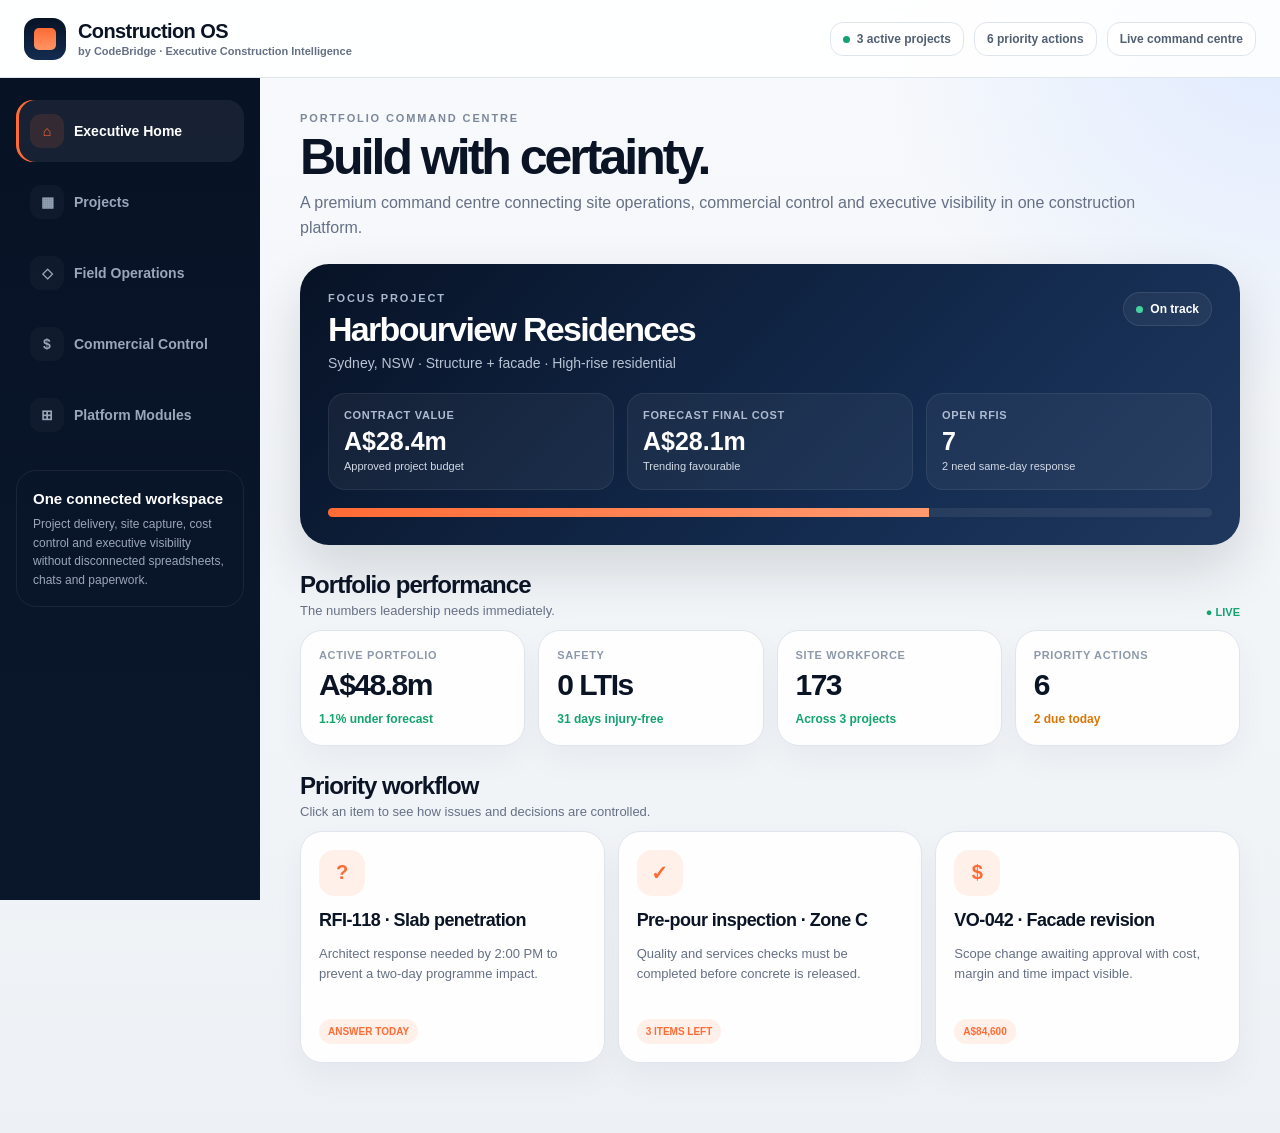
<file: construction-os-premium/index.html>
<!doctype html><html><head><meta charset="utf-8"><meta name="viewport" content="width=device-width,initial-scale=1,viewport-fit=cover"><meta name="theme-color" content="#071225"><title>Construction OS — CodeBridge</title><style>:root{--n:#071225;--n2:#112744;--o:#ff6b35;--b:#eef2f6;--w:#fff;--m:#667085;--l:#dfe5ec;--g:#13a36f;--a:#d97706}*{box-sizing:border-box}html,body{margin:0;min-height:100%;font-family:Inter,-apple-system,BlinkMacSystemFont,"Segoe UI",sans-serif;color:#0b1425;background:radial-gradient(circle at 100% 0,#dfeaff 0,transparent 24%),linear-gradient(#f8fafc,#edf1f5)}button{font:inherit;color:inherit}.top{height:78px;position:sticky;top:0;z-index:40;background:#ffffffdf;backdrop-filter:blur(18px);border-bottom:1px solid var(--l);display:flex;align-items:center;justify-content:space-between;padding:13px 24px}.brand{display:flex;align-items:center;gap:12px;font-weight:900}.logo{width:42px;height:42px;border-radius:13px;background:linear-gradient(var(--n),#132c50);position:relative}.logo:after{content:"";position:absolute;inset:10px;background:linear-gradient(var(--o),#ff9465);border-radius:5px}.brand b{font-size:20px;letter-spacing:-.03em}.brand small{display:block;color:var(--m);font-size:11px;margin-top:2px}.pulse{display:flex;gap:10px;font-size:12px;font-weight:800;color:#526073}.pulse span{padding:9px 12px;border:1px solid var(--l);background:#fff;border-radius:13px}.pulse i{display:inline-block;width:7px;height:7px;background:var(--g);border-radius:50%;margin-right:7px}.shell{display:grid;grid-template-columns:260px 1fr}.side{position:sticky;top:78px;height:calc(100vh - 78px);background:linear-gradient(180deg,var(--n),#0a172b);padding:22px 16px}.nav{display:grid;gap:9px}.nav button{border:0;background:none;color:#9aa7bb;padding:14px;border-radius:17px;text-align:left;font-weight:800;font-size:14px;cursor:pointer}.nav button span{display:inline-grid;place-items:center;width:34px;height:34px;border-radius:11px;background:#ffffff08;margin-right:10px}.nav button.on{color:#fff;background:#ffffff10;box-shadow:inset 3px 0 var(--o)}.nav button.on span{color:var(--o);background:#ff6b3520}.sidebox{margin-top:24px;border:1px solid #ffffff12;border-radius:20px;padding:16px;color:#9ba7b9;font-size:12px;line-height:1.55}.sidebox b{display:block;color:#fff;font-size:15px;margin-bottom:5px}.main{max-width:1420px;width:100%;padding:34px 40px 70px;margin:auto}.ey{font-size:11px;letter-spacing:.17em;text-transform:uppercase;font-weight:900;color:#7c889a}h1{font-size:50px;letter-spacing:-.06em;line-height:1;margin:8px 0 9px}.sub{color:var(--m);font-size:16px;line-height:1.55;margin:0 0 23px;max-width:850px}.hero{background:linear-gradient(135deg,#071225,#142c50 65%,#20385d);color:#fff;border-radius:29px;padding:28px;box-shadow:0 24px 55px #07122525}.heroTop{display:flex;justify-content:space-between;gap:15px}.hero h2{font-size:34px;letter-spacing:-.05em;margin:6px 0}.hero p{color:#b8c3d4;margin:0;font-size:14px}.status{font-size:12px;font-weight:800;padding:9px 12px;border:1px solid #ffffff18;background:#ffffff0d;border-radius:99px;height:max-content}.status:before{content:"";display:inline-block;width:7px;height:7px;background:#43d49e;border-radius:50%;margin-right:7px}.metrics,.cards,.projects,.modules{display:grid;gap:13px}.metrics{grid-template-columns:repeat(3,1fr);margin-top:22px}.metric{padding:15px;border:1px solid #ffffff12;background:#ffffff0c;border-radius:17px}.metric small,.card small,.stat small{display:block;color:#8d99aa;font-size:11px;text-transform:uppercase;letter-spacing:.06em;font-weight:800}.metric small{color:#aebbd0}.metric b{font-size:25px;display:block;margin-top:6px}.metric em{font-style:normal;font-size:11px;color:#d1d9e5}.track{height:9px;border-radius:99px;background:#ffffff12;margin-top:18px;overflow:hidden}.track i{display:block;width:68%;height:100%;background:linear-gradient(90deg,var(--o),#ff9a70)}.section{margin-top:26px}.sh{display:flex;justify-content:space-between;align-items:end;margin-bottom:12px}.sh h3{font-size:24px;letter-spacing:-.04em;margin:0}.sh p{margin:4px 0 0;color:var(--m);font-size:13px}.live{font-size:11px;font-weight:900;color:var(--g)}.cards{grid-template-columns:repeat(4,1fr)}.card,.project,.module,.row,.cost{background:#ffffffed;border:1px solid var(--l);border-radius:22px;box-shadow:0 14px 32px #14213d0b}.card{padding:18px}.card b{display:block;font-size:30px;letter-spacing:-.05em;margin:7px 0}.trend{font-size:12px;color:var(--g);font-weight:800}.warn{color:var(--a)}.priority{display:grid;grid-template-columns:repeat(3,1fr);gap:13px}.row{padding:18px;text-align:left;cursor:pointer;border:1px solid var(--l)}.ico{width:46px;height:46px;border-radius:15px;background:#fff0e9;color:var(--o);display:grid;place-items:center;font-size:20px;font-weight:900;margin-bottom:14px}.row b{display:block;font-size:18px;letter-spacing:-.03em}.row p{color:var(--m);font-size:13px;line-height:1.55;min-height:62px}.tag{display:inline-block;padding:7px 9px;border-radius:99px;background:#fff0e9;color:var(--o);font-size:10px;font-weight:900}.projects{grid-template-columns:1fr}.project{padding:20px;cursor:pointer}.pt{display:flex;justify-content:space-between}.project h3{font-size:25px;margin:0 0 4px;letter-spacing:-.04em}.project p{color:var(--m);font-size:13px;margin:0}.health{color:var(--g);font-size:11px;font-weight:900;background:#e8f7f1;padding:8px 10px;border-radius:99px;height:max-content}.health.att{color:var(--a);background:#fff4df}.stats{display:grid;grid-template-columns:repeat(3,1fr);gap:10px;margin-top:15px}.stat{background:#f4f6f8;border:1px solid #edf0f3;border-radius:15px;padding:13px}.stat b{display:block;font-size:22px;margin-top:5px}.note{font-size:13px!important;line-height:1.55;margin-top:12px!important}.modules{grid-template-columns:repeat(3,1fr)}.module{padding:20px;text-align:left;cursor:pointer}.module .mi{width:50px;height:50px;border-radius:16px;background:#eaf2ff;color:#4c8dff;display:grid;place-items:center;font-size:20px;margin-bottom:17px}.module b{font-size:18px;display:block}.module p{font-size:13px;color:var(--m);line-height:1.55;min-height:60px}.cost{padding:24px}.cost .big{font-size:49px;font-weight:900;letter-spacing:-.06em}.cost>p{color:var(--m);font-size:14px;line-height:1.6}.bars div{font-size:12px;color:#526073;margin-top:15px;font-weight:700}.bar{height:10px;background:#e7ebef;border-radius:99px;margin-top:7px;overflow:hidden}.bar i{display:block;height:100%;background:linear-gradient(90deg,#102343,#355985);border-radius:99px}.bar.o i{background:linear-gradient(90deg,var(--o),#ff9a70)}.bar.g i{background:linear-gradient(90deg,var(--g),#4dcd9c)}.modal{position:fixed;inset:0;z-index:70;background:#07122599;backdrop-filter:blur(7px);display:grid;place-items:center;padding:20px}.sheet{width:min(760px,100%);background:linear-gradient(#fff,#f7f9fc);border-radius:26px;padding:24px;box-shadow:0 30px 70px #07122555}.close{float:right;border:0;background:#edf1f5;border-radius:12px;width:40px;height:40px;font-weight:900;font-size:18px}.sheet h2{font-size:30px;letter-spacing:-.05em;margin:2px 0 8px}.sheet>p{color:var(--m);line-height:1.6;font-size:14px}.details{display:grid;grid-template-columns:repeat(4,1fr);gap:9px;margin-top:17px}.d{background:#fff;border:1px solid var(--l);border-radius:15px;padding:13px}.d small{font-size:10px;color:#7b8798}.d b{display:block;margin-top:5px}.hide{display:none}.mobile{display:none}@media(max-width:1000px){.shell{display:block}.side{display:none}.pulse{display:none}.main{padding:24px 16px 95px}.mobile{position:fixed;display:grid;grid-template-columns:repeat(5,1fr);bottom:0;left:0;right:0;height:78px;background:#fffffff0;backdrop-filter:blur(15px);border-top:1px solid var(--l);z-index:50}.mobile button{border:0;background:none;font-size:10px;font-weight:800;color:#7a8494}.mobile button.on{color:var(--o)}h1{font-size:37px}.cards,.priority,.modules{grid-template-columns:1fr 1fr}.top{height:70px;padding:11px 14px}.brand b{font-size:18px}.brand small{font-size:10px}.metrics{grid-template-columns:1fr}.details{grid-template-columns:1fr 1fr}}@media(max-width:620px){.cards,.priority,.modules,.stats{grid-template-columns:1fr}.row p,.module p{min-height:0}.hero{padding:20px}.hero h2{font-size:28px}.sh h3{font-size:21px}.main{padding-top:20px}.details{grid-template-columns:1fr 1fr}}</style></head><body><header class="top"><div class="brand"><span class="logo"></span><div><b>Construction OS</b><small>by CodeBridge · Executive Construction Intelligence</small></div></div><div class="pulse"><span><i></i>3 active projects</span><span>6 priority actions</span><span>Live command centre</span></div></header><div class="shell"><aside class="side"><nav class="nav" id="nav"><button class="on" data-r="home"><span>⌂</span>Executive Home</button><button data-r="projects"><span>▦</span>Projects</button><button data-r="field"><span>◇</span>Field Operations</button><button data-r="costs"><span>$</span>Commercial Control</button><button data-r="more"><span>⊞</span>Platform Modules</button></nav><div class="sidebox"><b>One connected workspace</b>Project delivery, site capture, cost control and executive visibility without disconnected spreadsheets, chats and paperwork.</div></aside><main class="main" id="main"></main></div><nav class="mobile" id="mobile"><button class="on" data-r="home">⌂<br>Home</button><button data-r="projects">▦<br>Projects</button><button data-r="field">◇<br>Field</button><button data-r="costs">$<br>Costs</button><button data-r="more">⊞<br>More</button></nav><div id="modal"></div><script>const M=document.getElementById('main'),X=document.getElementById('modal'),navs=[document.getElementById('nav'),document.getElementById('mobile')];let r='home';const P=[['Harbourview Residences','Sydney, NSW','68%','A$28.1m','7','On track','Structure and facade are progressing to plan. Two design responses are due today.'],['Riverside Medical Centre','Brisbane, QLD','41%','A$11.9m','10','Attention','Services coordination is creating a 3-day programme risk. Commercial impact remains contained.'],['Northline Logistics Hub','Melbourne, VIC','87%','A$8.4m','13','On track','Fit-out and commissioning are underway. Handover documentation is the current focus.']];function H(t,s){return `<div class="ey">PORTFOLIO COMMAND CENTRE</div><h1>${t}</h1><p class="sub">${s}</p>`}function A(id,i,t,p,g){return `<button class="row" data-a="${id}"><div class="ico">${i}</div><b>${t}</b><p>${p}</p><span class="tag">${g}</span></button>`}function home(){return H('Build with certainty.','A premium command centre connecting site operations, commercial control and executive visibility in one construction platform.')+`<div class="hero"><div class="heroTop"><div><div class="ey" style="color:#aab8cc">FOCUS PROJECT</div><h2>Harbourview Residences</h2><p>Sydney, NSW · Structure + facade · High-rise residential</p></div><span class="status">On track</span></div><div class="metrics"><div class="metric"><small>Contract value</small><b>A$28.4m</b><em>Approved project budget</em></div><div class="metric"><small>Forecast final cost</small><b>A$28.1m</b><em>Trending favourable</em></div><div class="metric"><small>Open RFIs</small><b>7</b><em>2 need same-day response</em></div></div><div class="track"><i></i></div></div><section class="section"><div class="sh"><div><h3>Portfolio performance</h3><p>The numbers leadership needs immediately.</p></div><span class="live">● LIVE</span></div><div class="cards"><div class="card"><small>Active portfolio</small><b>A$48.8m</b><span class="trend">1.1% under forecast</span></div><div class="card"><small>Safety</small><b>0 LTIs</b><span class="trend">31 days injury-free</span></div><div class="card"><small>Site workforce</small><b>173</b><span class="trend">Across 3 projects</span></div><div class="card"><small>Priority actions</small><b>6</b><span class="trend warn">2 due today</span></div></div></section><section class="section"><div class="sh"><div><h3>Priority workflow</h3><p>Click an item to see how issues and decisions are controlled.</p></div></div><div class="priority">${A('rfi','?','RFI-118 · Slab penetration','Architect response needed by 2:00 PM to prevent a two-day programme impact.','ANSWER TODAY')}${A('inspect','✓','Pre-pour inspection · Zone C','Quality and services checks must be completed before concrete is released.','3 ITEMS LEFT')}${A('variation','$','VO-042 · Facade revision','Scope change awaiting approval with cost, margin and time impact visible.','A$84,600')}</div></section>`}function projects(){return H('Every build, one view.','Compare project progress, expected final cost, design pressure and delivery risk from one screen.')+`<div class="projects">${P.map((p,i)=>`<div class="project" data-a="p${i}"><div class="pt"><div><h3>${p[0]}</h3><p>${p[1]}</p></div><span class="health ${p[5]=='Attention'?'att':''}">${p[5]}</span></div><div class="stats"><div class="stat"><small>Physical progress</small><b>${p[2]}</b></div><div class="stat"><small>Forecast final cost</small><b>${p[3]}</b></div><div class="stat"><small>Open RFIs</small><b>${p[4]}</b></div></div><p class="note">${p[6]}</p></div>`).join('')}</div>`}const mods=[['diary','✎','Site Diary','Daily labour, weather, plant, deliveries, delays and site notes.'],['inspect','✓','Inspections','Digital quality and safety checks before critical work is released.'],['defect','!','Defect Management','Capture issues, assign trades, set deadlines and verify closure.'],['photos','▧','Progress Photos','Timestamped visual progress organised by level, trade and package.'],['times','◷','Timesheets','Capture crew hours and connect labour to productivity reporting.'],['swms','⚑','SWMS & Safety','Worker safety documents, acknowledgements and compliance records.']];function field(){return H('Field operations.','A mobile-first workspace for supervisors, engineers and site teams. Everything captured here becomes visible to the office immediately.')+`<div class="modules">${mods.map(x=>`<button class="module" data-a="${x[0]}"><div class="mi">${x[1]}</div><b>${x[2]}</b><p>${x[3]}</p><span class="tag">OPEN WORKFLOW</span></button>`).join('')}</div>`}function costs(){return H('Commercial control.','Understand commitments, actual spend, cash position, change exposure and expected final outcome before margin moves.')+`<div class="cost"><div class="ey">EXPECTED FINAL PROJECT COST</div><div class="big">A$28.10m</div><p>Based on current commitments, actual costs and known changes, Harbourview is presently trending approximately <b>A$310k favourable</b> to contract allowance.</p><div class="bars"><div>Committed to subcontractors · A$23.6m<div class="bar"><i style="width:84%"></i></div></div><div>Cost incurred · A$18.9m<div class="bar o"><i style="width:67%"></i></div></div><div>Invoices paid · A$17.2m<div class="bar g"><i style="width:61%"></i></div></div></div></div><section class="section"><div class="sh"><div><h3>Live variations</h3><p>Scope changes with financial and programme impact.</p></div></div><div class="priority">${A('variation','$','VO-042 · Facade revision','Pending client approval. Client price A$84,600 with +2 days time impact.','ACTION NEEDED')}${A('variation2','✓','VO-039 · Drainage redesign','Approved and already included in the latest project forecast.','APPROVED')}</div></section>`}function more(){return H('Platform modules.','Expand the operating system with design management, programme, resource, analytics and compliance tools.')+`<div class="modules">${[['drawing','▤','Documents & Drawings','Latest revisions, specifications and markups.'],['rfi','?','RFIs & Submittals','Design questions, responses and approvals.'],['programme','▥','Programme & Lookahead','Milestones, dependencies and three-week planning.'],['resources','♟','Resources & Equipment','Labour, skills, crews and plant utilisation.'],['analytics','⌁','Executive Analytics','Portfolio KPIs, risks and commercial signals.'],['swms','⚑','Safety & Compliance','SWMS, inspections and auditable sign-offs.']].map(x=>`<button class="module" data-a="${x[0]}"><div class="mi">${x[1]}</div><b>${x[2]}</b><p>${x[3]}</p><span class="tag">CONNECTED</span></button>`).join('')}</div>`}function render(){M.innerHTML=r=='home'?home():r=='projects'?projects():r=='field'?field():r=='costs'?costs():more();navs.forEach(n=>n.querySelectorAll('button').forEach(b=>b.classList.toggle('on',b.dataset.r==r)));scrollTo(0,0)}function D(a,b,c,d,e,f,g,h){return `<div class="details">${[[a,b],[c,d],[e,f],[g,h]].map(x=>`<div class="d"><small>${x[0]}</small><b>${x[1]}</b></div>`).join('')}</div>`}function pop(id){let t='Construction OS',p='This clickable prototype demonstrates how the workflow connects field and office teams.',d='';if(id=='rfi'){t='RFI-118 · Slab penetration';p='RFI means Request for Information — a formal design question raised when the site team needs clarification before work continues.';d=D('Status','Awaiting architect','Due','Today · 2 PM','Risk','+2 days','Owner','Design manager')}if(id=='inspect'){t='Pre-pour inspection';p='The site cannot pour concrete until critical quality and services checks are verified and released.';d=D('Reinforcement','Passed','Formwork','Passed','Services','Pending','Release','Pending')}if(id=='variation'||id=='variation2'){t=id=='variation'?'VO-042 · Facade revision':'VO-039 · Drainage redesign';p='A variation records a scope change and shows its commercial and programme impact before approval.';d=D('Client price',id=='variation'?'A$84,600':'A$27,200','Cost',id=='variation'?'A$61,400':'Included','Margin',id=='variation'?'A$23,200':'Protected','Time',id=='variation'?'+2 days':'Nil')}if(id[0]=='p'){let q=P[+id[1]];t=q[0];p=q[6];d=D('Progress',q[2],'Forecast',q[3],'Open RFIs',q[4],'Health',q[5])}if(mods.some(x=>x[0]==id)){let q=mods.find(x=>x[0]==id);t=q[2];p=q[3]}if(id=='drawing'){t='Documents & Drawings';p='Everyone works from the latest approved revision, reducing rework caused by outdated information.'}if(id=='programme'){t='Programme & Lookahead';p='Connect milestones, blockers and short-term site planning in one shared timeline.'}if(id=='resources'){t='Resources & Equipment';p='See where labour and plant are allocated and where projects may be under-resourced.'}if(id=='analytics'){t='Executive Analytics';p='Turn project information into portfolio-level KPI, cost, safety and risk insight.'}X.innerHTML=`<div class="modal"><div class="sheet"><button class="close">×</button><div class="ey">INTERACTIVE WORKFLOW</div><h2>${t}</h2><p>${p}</p>${d}</div></div>`}document.addEventListener('click',e=>{let n=e.target.closest('[data-r]');if(n){r=n.dataset.r;render();return}let a=e.target.closest('[data-a]');if(a){pop(a.dataset.a);return}if(e.target.closest('.close')||e.target.classList.contains('modal'))X.innerHTML=''});render();</script></body></html>
</file>
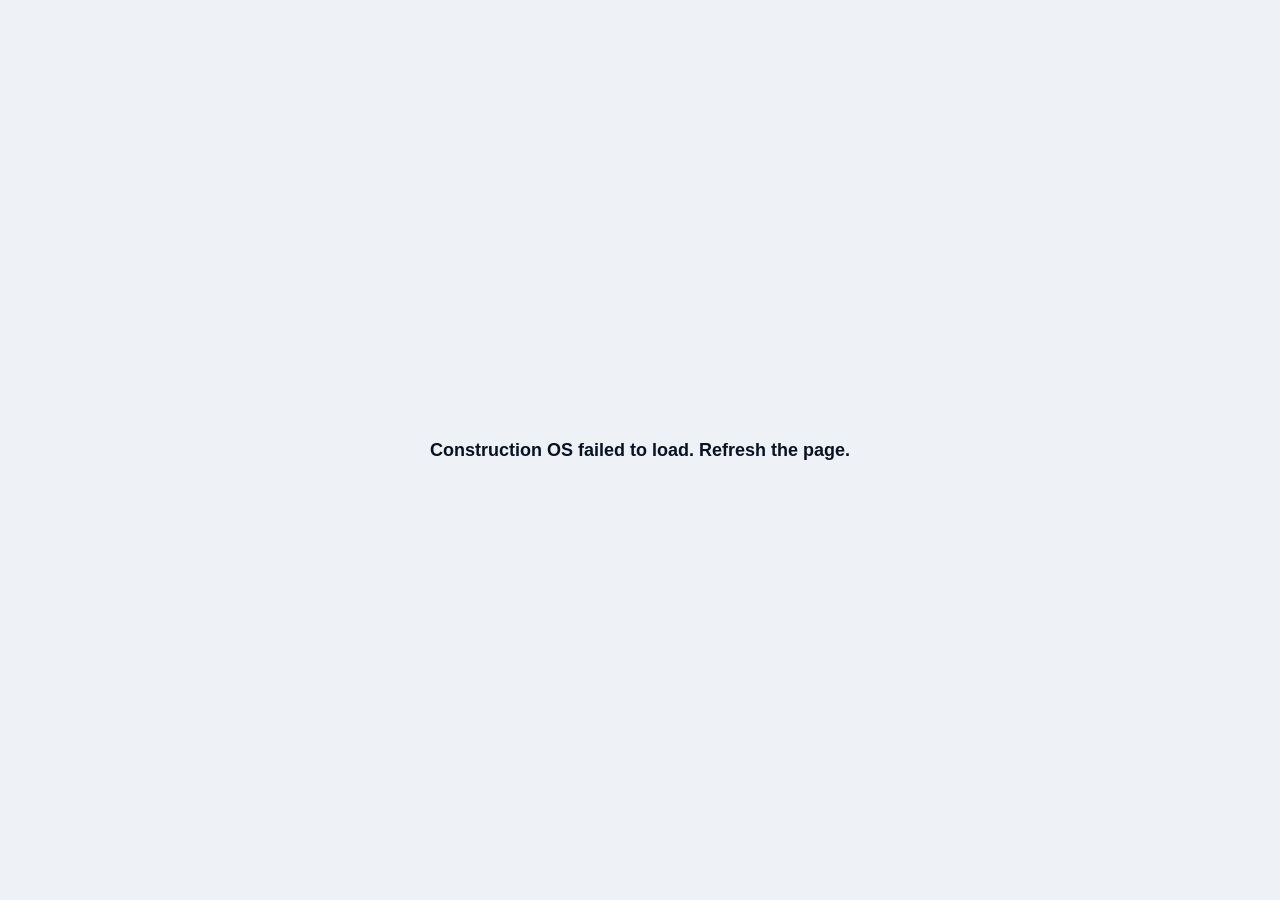
<file: construction-os-v5/index.html>
<!doctype html><html><head><meta charset="utf-8"><meta name="viewport" content="width=device-width,initial-scale=1,viewport-fit=cover"><meta name="theme-color" content="#071225"><title>Construction OS — CodeBridge</title><style>html,body{margin:0;background:#eef2f6;font-family:-apple-system,BlinkMacSystemFont,"Segoe UI",sans-serif}.boot{height:100vh;display:grid;place-items:center;color:#071225}.boot b{font-size:18px}</style></head><body><div class="boot"><b>Construction OS</b></div><script>(async()=>{try{const src='https://construction-os-demo-es4tkgavw-vihangas-projects-f5b0bde8.vercel.app';let h=await fetch(src,{cache:'no-store'}).then(r=>{if(!r.ok)throw Error(r.status);return r.text()});const old='<nav class="mobile" id="mobile"><button class="on" data-r="home">⌂<br>Home</button><button data-r="projects">▦<br>Projects</button><button data-r="field">◇<br>Field</button><button data-r="costs">$<br>Costs</button><button data-r="more">⊞<br>More</button></nav>';const neu='<nav class="mobile" id="mobile"><button class="on" data-r="home"><span class="navIcon">⌂</span><span class="navLabel">Home</span></button><button data-r="projects"><span class="navIcon">▦</span><span class="navLabel">Projects</span></button><button data-r="field"><span class="navIcon">◇</span><span class="navLabel">Field</span></button><button data-r="costs"><span class="navIcon">$</span><span class="navLabel">Costs</span></button><button data-r="more"><span class="navIcon">⊞</span><span class="navLabel">More</span></button></nav>';h=h.replace(old,neu);const css=`@media(max-width:1000px){.main{padding-bottom:132px!important}.mobile{left:10px!important;right:10px!important;bottom:10px!important;width:auto!important;height:92px!important;padding:9px!important;gap:6px!important;background:rgba(255,255,255,.97)!important;border:1px solid rgba(215,222,232,.98)!important;border-radius:25px!important;box-shadow:0 18px 42px rgba(9,18,35,.18)!important;backdrop-filter:blur(20px)!important;overflow:visible!important}.mobile button{border:0!important;background:transparent!important;border-radius:17px!important;display:flex!important;flex-direction:column!important;align-items:center!important;justify-content:center!important;gap:5px!important;min-width:0!important;min-height:66px!important;padding:6px 3px!important;color:#788497!important;font-size:11px!important;font-weight:850!important;line-height:1!important;transition:transform .16s ease,background .16s ease,box-shadow .16s ease,color .16s ease!important}.mobile .navIcon{display:grid!important;place-items:center!important;width:38px!important;height:38px!important;border-radius:13px!important;background:#f0f3f7!important;color:#6e7b8f!important;font-size:21px!important;font-weight:900!important;line-height:1!important}.mobile .navLabel{display:block!important;white-space:nowrap!important;font-size:11px!important;font-weight:850!important}.mobile button.on{color:#071225!important;background:linear-gradient(180deg,#fff8f4,#fff0e9)!important;box-shadow:inset 0 0 0 1px rgba(255,107,53,.16),0 7px 18px rgba(255,107,53,.12)!important}.mobile button.on .navIcon{background:linear-gradient(180deg,#ff7b4b,#ff5e2a)!important;color:#fff!important;box-shadow:0 8px 18px rgba(255,107,53,.30)!important;transform:translateY(-1px)!important}.mobile button:active{transform:scale(.97)!important}}@media(max-width:430px){.mobile{height:88px!important;padding:7px!important;gap:4px!important}.mobile button{min-height:62px!important}.mobile .navIcon{width:36px!important;height:36px!important;font-size:20px!important}.mobile .navLabel{font-size:10.5px!important}}`;h=h.replace('</head>','<style>'+css+'</style></head>');document.open();document.write(h);document.close()}catch(e){document.body.innerHTML='<div class="boot"><b>Construction OS failed to load. Refresh the page.</b></div>'}})();</script></body></html>
</file>
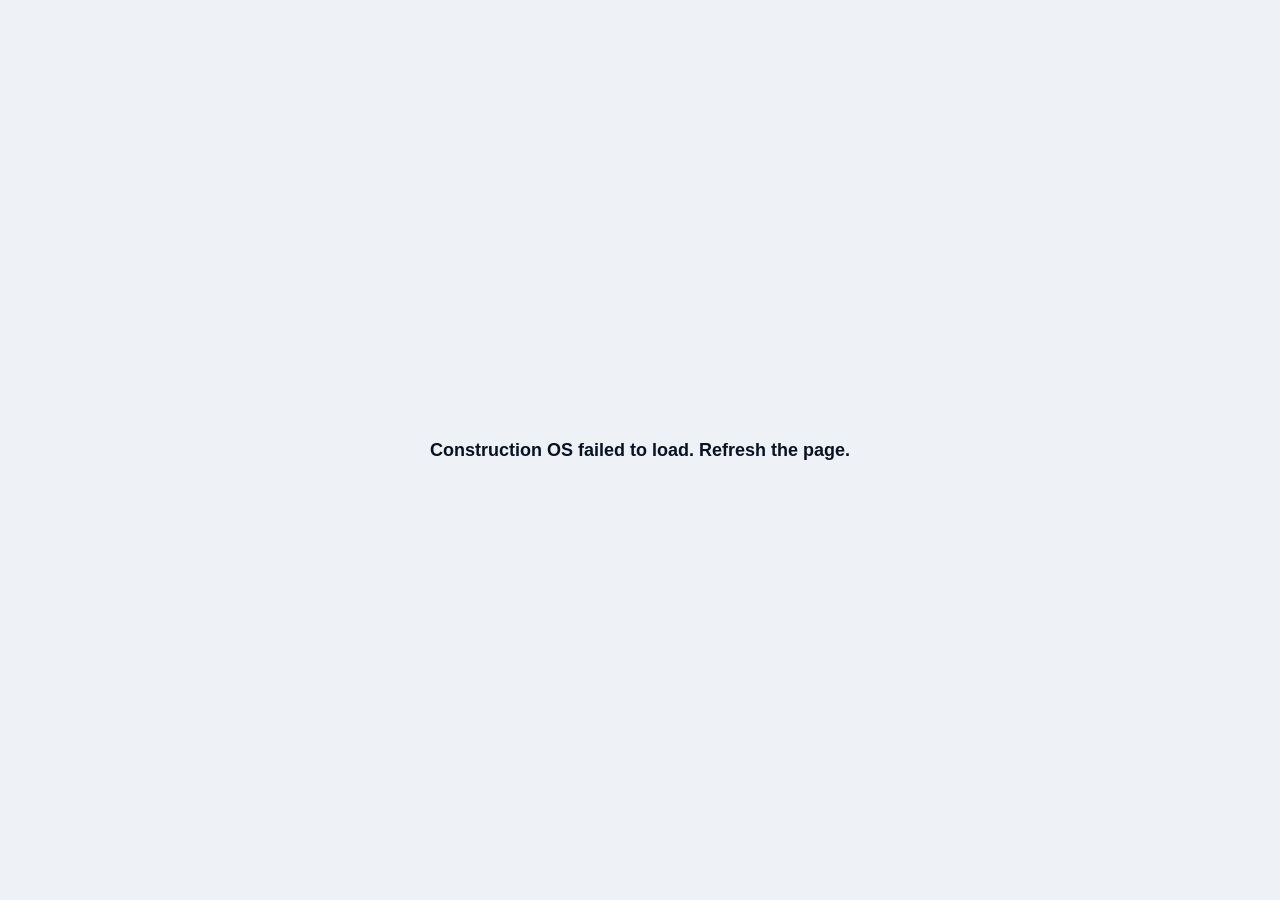
<file: construction-os-v6/index.html>
<!doctype html><html><head><meta charset="utf-8"><meta name="viewport" content="width=device-width,initial-scale=1,viewport-fit=cover"><meta name="theme-color" content="#071225"><title>Construction OS — CodeBridge</title><style>html,body{margin:0;background:#eef2f6;font-family:-apple-system,BlinkMacSystemFont,"Segoe UI",sans-serif}.boot{height:100vh;display:grid;place-items:center;color:#071225}.boot b{font-size:18px}</style></head><body><div class="boot"><b>Construction OS</b></div><script>(async()=>{try{const src='https://construction-os-demo-es4tkgavw-vihangas-projects-f5b0bde8.vercel.app';let h=await fetch(src,{cache:'no-store'}).then(r=>{if(!r.ok)throw Error(r.status);return r.text()});const old='<nav class="mobile" id="mobile"><button class="on" data-r="home">⌂<br>Home</button><button data-r="projects">▦<br>Projects</button><button data-r="field">◇<br>Field</button><button data-r="costs">$<br>Costs</button><button data-r="more">⊞<br>More</button></nav>';const neu='<nav class="mobile" id="mobile"><button class="on" data-r="home"><span class="navIcon">⌂</span><span class="navLabel">Home</span></button><button data-r="projects"><span class="navIcon">▦</span><span class="navLabel">Projects</span></button><button data-r="field"><span class="navIcon">◇</span><span class="navLabel">Field</span></button><button data-r="costs"><span class="navIcon">$</span><span class="navLabel">Costs</span></button><button data-r="more"><span class="navIcon">⊞</span><span class="navLabel">More</span></button></nav>';h=h.replace(old,neu);h=h.replace('</head>','<link rel="stylesheet" href="./enhancements.css?v=11"><link rel="stylesheet" href="./demo-store.css?v=11"><link rel="stylesheet" href="./executive-v8.css?v=11"><link rel="stylesheet" href="./persona-v10.css?v=11"></head>');h=h.replace('</body>','<script src="./features.js?v=11"><\/script><script src="./demo-store.js?v=11"><\/script><script src="./executive-v8.js?v=11"><\/script><script src="./persona-v10.js?v=11"><\/script></body>');document.open();document.write(h);document.close()}catch(e){document.body.innerHTML='<div class="boot"><b>Construction OS failed to load. Refresh the page.</b></div>';console.error(e)}})();</script></body></html>
</file>
<file: construction-os-v6/enhancements.css>
:root{--line:var(--l);--muted:var(--m);--green:var(--g);--amber:var(--a);--accent:var(--o);--shadow-soft:0 10px 24px rgba(14,25,44,.05)}
.quickActions{display:grid;grid-template-columns:repeat(4,1fr);gap:10px;margin-top:18px}.quickAction{border:1px solid #ffffff18;background:#ffffff0d;color:#fff;border-radius:16px;padding:13px 11px;text-align:left;cursor:pointer}.quickAction i{display:grid;place-items:center;width:32px;height:32px;border-radius:10px;background:#ff6b3525;color:#ff9a72;font-style:normal;font-weight:900;margin-bottom:8px}.quickAction b{display:block;font-size:13px}.quickAction small{display:block;color:#aebbd0;font-size:10px;margin-top:3px}
.aiBrief{background:linear-gradient(135deg,#071225,#15345b 72%,#26466f);color:#fff;border-radius:25px;padding:22px;box-shadow:0 22px 46px #07122525;position:relative;overflow:hidden}.aiBrief:after{content:"";position:absolute;width:190px;height:190px;border-radius:50%;right:-70px;top:-85px;background:radial-gradient(circle,#4c8dff35,transparent 70%)}.aiHead{display:flex;justify-content:space-between;gap:12px;align-items:flex-start;position:relative;z-index:1}.aiBrief h3{font-size:24px;margin:6px 0 7px;letter-spacing:-.04em}.aiBrief p{color:#c0cbda;font-size:13px;line-height:1.6;margin:0;position:relative;z-index:1}.aiMark{width:43px;height:43px;border-radius:14px;background:linear-gradient(#ff7b4b,#ff5e2a);display:grid;place-items:center;font-size:19px;box-shadow:0 10px 22px #ff6b3540}.aiPoints{display:grid;gap:9px;margin-top:16px;position:relative;z-index:1}.aiPoint{display:grid;grid-template-columns:8px 1fr;gap:9px;color:#edf3fa;font-size:12px;line-height:1.5}.aiPoint i{width:8px;height:8px;border-radius:50%;background:#43d49e;margin-top:5px}.aiPoint.warn i{background:#ffad5c}.aiBtns{display:flex;gap:8px;flex-wrap:wrap;margin-top:17px;position:relative;z-index:1}.aiBtn{border:0;border-radius:12px;padding:10px 12px;font-size:11px;font-weight:900;background:#fff;color:#071225;cursor:pointer}.aiBtn.alt{background:#ffffff12;color:#fff;border:1px solid #ffffff1d}
.approvals{display:grid;gap:10px}.approval{background:#fff;border:1px solid var(--l);border-radius:19px;padding:16px;display:grid;grid-template-columns:1fr auto;gap:14px;align-items:center;box-shadow:0 12px 26px #14213d0b}.approval h4{font-size:16px;margin:0 0 4px}.approval p{margin:0;color:var(--m);font-size:12px;line-height:1.5}.approval strong{display:block;margin-top:6px;font-size:18px}.approvalBtns{display:flex;gap:7px}.approvalBtns button{border:0;border-radius:11px;padding:9px 11px;font-size:10px;font-weight:900;background:#eef2f6;cursor:pointer}.approvalBtns .primary{background:linear-gradient(#ff7b4b,#ff5f2b);color:#fff;box-shadow:0 8px 18px #ff6b3530}
.featureGrid{display:grid;grid-template-columns:1.05fr .95fr;gap:13px}.featureCard{background:#ffffffed;border:1px solid var(--l);border-radius:22px;padding:19px;box-shadow:0 14px 32px #14213d0b}.featureCard h3{font-size:21px;margin:5px 0 5px;letter-spacing:-.04em}.featureCard>p{font-size:12px;color:var(--m);line-height:1.5;margin:0}.docList,.resourceList{display:grid;gap:9px;margin-top:13px}.docRow,.resourceRow{border:1px solid var(--l);background:#fff;border-radius:15px;padding:12px;display:grid;grid-template-columns:auto 1fr auto;gap:10px;align-items:center;cursor:pointer}.docIcon{width:38px;height:38px;border-radius:11px;background:#eaf2ff;color:#4c8dff;display:grid;place-items:center;font-weight:900}.docRow b,.resourceRow b{font-size:12px;display:block}.docRow small,.resourceRow small{font-size:10px;color:var(--m);display:block;margin-top:3px}.current{font-size:9px;font-weight:900;color:var(--g);background:#e8f7f1;padding:6px 8px;border-radius:99px}.resourceRow{grid-template-columns:1fr auto}.resourceCount{font-size:19px;font-weight:900;text-align:right}.resourceCount small{font-size:9px;text-transform:uppercase}.resourceStatus{font-size:10px;font-weight:900;margin-top:4px;color:var(--g)}.resourceStatus.warn{color:var(--a)}
.captureHead{display:flex;justify-content:space-between;align-items:center;gap:12px}.captureHead h3{font-size:22px;margin:0 0 4px;letter-spacing:-.04em}.captureHead p{font-size:12px;color:var(--m);margin:0}.captureBtn{border:0;background:linear-gradient(#ff7b4b,#ff5f2b);color:#fff;border-radius:12px;padding:10px 13px;font-size:11px;font-weight:900;cursor:pointer}.captureGrid{display:grid;grid-template-columns:repeat(3,1fr);gap:10px;margin-top:13px}.captureCard{border:1px solid var(--l);background:#fff;border-radius:18px;overflow:hidden;cursor:pointer;text-align:left;padding:0}.captureImg{height:100px;background:linear-gradient(135deg,#dfe9f5,#b8cadf);position:relative}.captureImg:before,.captureImg:after{content:"";position:absolute;background:#8fa7c1}.captureImg:before{height:3px;width:120%;left:-10%;top:55%;transform:rotate(-12deg)}.captureImg:after{width:3px;height:130%;left:48%;top:-15%;transform:rotate(9deg)}.captureCard:nth-child(2) .captureImg{background:linear-gradient(135deg,#e8e2d7,#c7b8a0)}.captureCard:nth-child(3) .captureImg{background:linear-gradient(135deg,#dae5de,#a9c2b2)}.captureCopy{padding:12px}.captureCopy b{display:block;font-size:13px}.captureCopy small{display:block;font-size:10px;color:var(--m);margin-top:4px}.captureCopy span{display:inline-block;font-size:9px;color:#4c8dff;font-weight:900;margin-top:7px}
.v6Tabs{display:flex;gap:7px;flex-wrap:wrap;margin:16px 0}.v6Tab{border:1px solid var(--l);background:#fff;padding:9px 11px;border-radius:11px;font-size:11px;font-weight:900;cursor:pointer}.v6Tab.on{background:#071225;color:#fff;border-color:#071225}.healthGrid{display:grid;grid-template-columns:repeat(2,1fr);gap:9px;margin-top:14px}.healthItem{border:1px solid var(--l);background:#fff;border-radius:14px;padding:12px}.healthItem small{display:block;color:#7b8798;font-size:9px;text-transform:uppercase;letter-spacing:.06em;font-weight:900}.healthItem b{display:block;font-size:14px;margin-top:5px}.milestone{background:linear-gradient(135deg,#0b1d37,#19375e);color:#fff;border-radius:18px;padding:16px;margin-top:13px}.milestone small{color:#9fb0c8;font-size:9px;text-transform:uppercase;font-weight:900}.milestone b{display:block;font-size:19px;margin:6px 0 3px}.milestone span{font-size:11px;color:#ced7e4}.activityList{display:grid;gap:8px;margin-top:13px}.activity{display:grid;grid-template-columns:30px 1fr;gap:9px;align-items:center;border:1px solid var(--l);background:#fff;border-radius:13px;padding:10px}.activity i{width:30px;height:30px;border-radius:9px;background:#eaf2ff;color:#4c8dff;display:grid;place-items:center;font-style:normal;font-weight:900}.activity b{display:block;font-size:11px}.activity small{display:block;font-size:9px;color:var(--m);margin-top:2px}
.v6Details{display:grid;grid-template-columns:repeat(4,1fr);gap:9px;margin-top:16px}.v6D{background:#fff;border:1px solid var(--l);border-radius:14px;padding:12px}.v6D small{font-size:9px;color:#7b8798}.v6D b{display:block;margin-top:4px;font-size:14px}.v6Steps{display:grid;gap:9px;margin-top:14px}.v6Step{display:grid;grid-template-columns:34px 1fr;gap:10px;background:#fff;border:1px solid var(--l);border-radius:14px;padding:11px}.v6Step i{width:34px;height:34px;border-radius:10px;background:#0e2340;color:#fff;display:grid;place-items:center;font-style:normal;font-weight:900}.v6Step b{display:block;font-size:13px}.v6Step p{font-size:11px;color:var(--m);line-height:1.5;margin:3px 0 0}.v6Btn{margin-top:12px;border:0;border-radius:12px;padding:10px 13px;background:linear-gradient(#ff7b4b,#ff5f2b);color:#fff;font-size:11px;font-weight:900;cursor:pointer}
@media(max-width:1000px){.main{padding-bottom:132px!important}.mobile{left:10px!important;right:10px!important;bottom:10px!important;width:auto!important;height:92px!important;padding:9px!important;gap:6px!important;background:rgba(255,255,255,.97)!important;border:1px solid rgba(215,222,232,.98)!important;border-radius:25px!important;box-shadow:0 18px 42px rgba(9,18,35,.18)!important}.mobile button{border:0!important;background:transparent!important;border-radius:17px!important;display:flex!important;flex-direction:column!important;align-items:center!important;justify-content:center!important;gap:5px!important;min-height:66px!important;padding:6px 3px!important;color:#788497!important;font-size:11px!important;font-weight:900!important;line-height:1!important}.mobile .navIcon{display:grid!important;place-items:center!important;width:38px!important;height:38px!important;border-radius:13px!important;background:#f0f3f7!important;color:#6e7b8f!important;font-size:21px!important}.mobile .navLabel{display:block!important;font-size:11px!important;font-weight:900!important}.mobile button.on{color:#071225!important;background:linear-gradient(#fff8f4,#fff0e9)!important;box-shadow:inset 0 0 0 1px #ff6b3528,0 7px 18px #ff6b3520!important}.mobile button.on .navIcon{background:linear-gradient(#ff7b4b,#ff5e2a)!important;color:#fff!important;box-shadow:0 8px 18px #ff6b354d!important}.featureGrid{grid-template-columns:1fr}.approval{grid-template-columns:1fr}.captureGrid{grid-template-columns:1fr 1fr}}
@media(max-width:620px){.quickActions{grid-template-columns:repeat(2,1fr)}.captureGrid{grid-template-columns:1fr}.healthGrid{grid-template-columns:1fr}.v6Details{grid-template-columns:1fr 1fr}.approvalBtns{width:100%}.approvalBtns button{flex:1}.docRow{grid-template-columns:auto 1fr}.docRow .current{grid-column:2;justify-self:start}.aiBrief{padding:18px}}
</file>
<file: construction-os-v6/demo-store.css>
.projectsToolbar{display:flex;align-items:center;justify-content:space-between;gap:16px;background:#fff;border:1px solid var(--l);border-radius:20px;padding:15px 18px;margin-bottom:14px;box-shadow:0 10px 24px #14213d0b}.projectsToolbar b{display:block;font-size:14px}.projectsToolbar span{display:block;color:var(--m);font-size:11px;margin-top:3px}.addPrimary{border:0;background:linear-gradient(#ff7b4b,#ff5f2b);color:#fff;border-radius:13px;padding:11px 14px;font-size:11px;font-weight:900;cursor:pointer;box-shadow:0 9px 20px #ff6b3530;white-space:nowrap}.addPrimary.compact{padding:9px 12px}.demoStored{display:inline-block;margin-top:10px;padding:6px 8px;border-radius:99px;background:#eef2ff;color:#4c67b0;font-size:9px;font-weight:900}.tempWorkspace{background:linear-gradient(180deg,#f7f9fc,#eef3f8);border:1px solid var(--l);border-radius:24px;padding:20px}.tempGrid{display:grid;grid-template-columns:repeat(3,1fr);gap:10px}.tempItem{border:1px solid var(--l);background:#fff;border-radius:16px;padding:14px;text-align:left;cursor:pointer;box-shadow:0 10px 22px #14213d08}.tempItem span{font-size:9px;font-weight:900;color:var(--o);text-transform:uppercase;letter-spacing:.07em}.tempItem b{display:block;font-size:14px;margin-top:6px}.tempItem p{font-size:11px;color:var(--m);line-height:1.45;margin:5px 0}.tempItem small{font-size:9px;color:#929cab}.tempEmpty{border:1px dashed #cfd8e4;border-radius:16px;padding:18px;color:var(--m);font-size:12px;background:#ffffff80}.demoForm{display:grid;gap:12px;margin-top:16px}.demoForm label{display:grid;gap:6px;font-size:10px;text-transform:uppercase;letter-spacing:.06em;font-weight:900;color:#6e7b8f}.demoForm input,.demoForm select,.demoForm textarea{width:100%;border:1px solid #dbe2ea;border-radius:12px;background:#fff;padding:11px 12px;font:600 13px -apple-system,BlinkMacSystemFont,"Segoe UI",sans-serif;color:#0b1425;outline:none}.demoForm textarea{min-height:80px;resize:vertical}.demoForm input:focus,.demoForm select:focus,.demoForm textarea:focus{border-color:#ff8b61;box-shadow:0 0 0 3px #ff6b3518}.form2{display:grid;grid-template-columns:1fr 1fr;gap:10px}.v6Btn.full{width:100%;padding:12px 14px}.demoNotice{margin-top:14px;padding:13px;border-radius:14px;background:#fff7f2;border:1px solid #ffe0d2;color:#794229;font-size:12px;line-height:1.5}.captureImg{overflow:hidden!important;background:#dce5ef!important}.captureImg:before,.captureImg:after{display:none!important}.captureImg img{width:100%;height:100%;display:block;object-fit:cover;transition:transform .25s ease}.captureCard:hover .captureImg img{transform:scale(1.035)}.modalPhoto{display:block;width:100%;height:230px;object-fit:cover;border-radius:17px;margin:14px 0;border:1px solid var(--l)}
@media(max-width:760px){.projectsToolbar{align-items:flex-start;flex-direction:column}.projectsToolbar .addPrimary{width:100%}.tempGrid{grid-template-columns:1fr}.form2{grid-template-columns:1fr}.tempWorkspace .sh{align-items:flex-start;gap:12px;flex-direction:column}.tempWorkspace .addPrimary{width:100%}.captureImg{height:155px!important}.modalPhoto{height:180px}}
</file>
<file: construction-os-v6/executive-v8.css>
/* Construction OS V8 — executive intelligence layer */
.viewSwitch{display:flex;justify-content:space-between;align-items:center;gap:14px;background:#fff;border:1px solid var(--l);border-radius:20px;padding:10px 12px;margin-bottom:18px;box-shadow:0 12px 28px #14213d0b}.viewSwitchLeft{display:flex;gap:7px;flex-wrap:wrap}.viewBtn{border:0;background:#f0f3f7;color:#667085;border-radius:13px;padding:10px 13px;font-size:11px;font-weight:900;cursor:pointer}.viewBtn.on{background:#071225;color:#fff;box-shadow:0 8px 18px #07122520}.notifyBtn{position:relative;border:0;background:#fff1ea;color:#ff6b35;border-radius:13px;width:42px;height:42px;font-size:18px;cursor:pointer;box-shadow:inset 0 0 0 1px #ff6b3525}.notifyBtn b{position:absolute;right:-5px;top:-5px;min-width:19px;height:19px;padding:0 5px;border-radius:999px;background:#071225;color:#fff;font-size:9px;display:grid;place-items:center}.todayPanel{background:linear-gradient(135deg,#071225,#122a4a 70%,#1e3a61);color:#fff;border-radius:28px;padding:24px;box-shadow:0 24px 52px #07122526}.todayHead{display:flex;justify-content:space-between;gap:16px;align-items:start}.todayPanel h3{font-size:28px;letter-spacing:-.045em;margin:5px 0 5px}.todayPanel p{margin:0;color:#b7c4d7;font-size:13px;line-height:1.55}.todayGrid{display:grid;grid-template-columns:repeat(5,1fr);gap:10px;margin-top:18px}.todayStat{background:#ffffff0e;border:1px solid #ffffff12;border-radius:17px;padding:14px}.todayStat small{display:block;color:#aebbd0;font-size:9px;text-transform:uppercase;letter-spacing:.07em;font-weight:900}.todayStat b{display:block;font-size:23px;margin-top:6px;letter-spacing:-.04em}.todayStat span{display:block;color:#dce4ee;font-size:10px;margin-top:4px}.attentionBtn{margin-top:17px;border:0;border-radius:13px;background:linear-gradient(#ff7b4b,#ff5e2a);color:#fff;padding:11px 14px;font-size:11px;font-weight:900;cursor:pointer;box-shadow:0 10px 22px #ff6b3535}.execGrid{display:grid;grid-template-columns:1.1fr .9fr;gap:13px;margin-top:14px}.aiAsk,.heatCard,.timelineCard,.clientCard{background:#ffffffee;border:1px solid var(--l);border-radius:22px;padding:19px;box-shadow:0 14px 32px #14213d0b}.aiAsk h3,.heatCard h3,.timelineCard h3,.clientCard h3{font-size:21px;letter-spacing:-.04em;margin:5px 0}.aiAsk>p,.heatCard>p,.timelineCard>p,.clientCard>p{color:var(--m);font-size:12px;line-height:1.55;margin:0}.askBox{display:flex;gap:8px;margin-top:14px}.askBox input{flex:1;min-width:0;border:1px solid #dbe2ea;background:#f8fafc;border-radius:13px;padding:12px 13px;font:inherit;font-size:12px;outline:none}.askBox input:focus{border-color:#8bb3ff;box-shadow:0 0 0 3px #4c8dff15}.askBox button{border:0;border-radius:13px;background:#071225;color:#fff;padding:0 15px;font-size:11px;font-weight:900;cursor:pointer}.suggestions{display:flex;gap:7px;flex-wrap:wrap;margin-top:10px}.suggestion{border:1px solid #e1e6ed;background:#fff;border-radius:999px;padding:8px 10px;font-size:10px;color:#526073;font-weight:800;cursor:pointer}.heatTable{margin-top:14px;display:grid;gap:7px}.heatRow{display:grid;grid-template-columns:1.5fr repeat(4,.65fr);gap:7px;align-items:center}.heatRow>span,.heatRow>b{padding:9px 7px;border-radius:10px;font-size:10px;text-align:center}.heatRow.head>span{color:#7b8798;font-weight:900;text-transform:uppercase;font-size:9px}.heatRow>b{text-align:left;font-size:11px}.riskDot{background:#f5f7f9;font-size:14px!important}.timelineCard{margin-top:14px}.timeline{display:grid;grid-template-columns:repeat(6,1fr);gap:7px;margin-top:17px;position:relative}.mile{position:relative;text-align:center}.mile:before{content:"";position:absolute;height:3px;background:#dce3eb;left:-50%;right:50%;top:13px;z-index:0}.mile:first-child:before{display:none}.mile i{position:relative;z-index:1;margin:auto;width:28px;height:28px;border-radius:50%;display:grid;place-items:center;background:#e8edf3;color:#778398;font-style:normal;font-size:10px;font-weight:900}.mile.done i{background:#13a36f;color:#fff}.mile.now i{background:#ff6b35;color:#fff;box-shadow:0 0 0 6px #ff6b3517}.mile b{display:block;font-size:10px;margin-top:7px}.mile small{display:block;color:#8a95a5;font-size:8px;margin-top:2px}.nextMilestone{display:flex;justify-content:space-between;align-items:center;gap:12px;margin-top:16px;background:#071225;color:#fff;border-radius:16px;padding:14px}.nextMilestone small{display:block;color:#9fb0c8;font-size:9px;text-transform:uppercase;font-weight:900}.nextMilestone b{display:block;font-size:17px;margin-top:4px}.nextMilestone span{font-size:11px;color:#d1dae6}.clientHero{background:linear-gradient(135deg,#071225,#17375f);color:#fff;border-radius:28px;padding:24px}.clientHero h2{font-size:31px;margin:6px 0 5px;letter-spacing:-.05em}.clientHero p{margin:0;color:#b9c6d8;font-size:13px}.clientSummary{display:grid;grid-template-columns:repeat(4,1fr);gap:10px;margin-top:18px}.clientMetric{background:#ffffff0e;border:1px solid #ffffff12;border-radius:16px;padding:14px}.clientMetric small{display:block;color:#aebbd0;font-size:9px;text-transform:uppercase;font-weight:900}.clientMetric b{display:block;font-size:21px;margin-top:6px}.clientCols{display:grid;grid-template-columns:1fr 1fr;gap:13px;margin-top:14px}.clientPhotos{display:grid;grid-template-columns:repeat(3,1fr);gap:8px;margin-top:12px}.clientPhotos img{width:100%;height:110px;object-fit:cover;border-radius:14px}.keyList{display:grid;gap:8px;margin-top:12px}.keyItem{border:1px solid var(--l);background:#fff;border-radius:14px;padding:12px}.keyItem b{display:block;font-size:12px}.keyItem small{display:block;color:var(--m);font-size:10px;margin-top:3px}.notifyList{display:grid;gap:8px}.notifyItem{display:grid;grid-template-columns:36px 1fr;gap:10px;align-items:center;background:#fff;border:1px solid var(--l);border-radius:14px;padding:11px}.notifyItem i{width:36px;height:36px;border-radius:11px;background:#fff0e9;color:#ff6b35;display:grid;place-items:center;font-style:normal;font-weight:900}.notifyItem b{display:block;font-size:12px}.notifyItem small{display:block;color:var(--m);font-size:10px;margin-top:2px}.aiAnswer{background:#071225;color:#fff;border-radius:18px;padding:17px;margin-top:12px}.aiAnswer small{display:block;color:#91a3bc;text-transform:uppercase;font-size:9px;font-weight:900;letter-spacing:.07em}.aiAnswer b{display:block;font-size:18px;margin:6px 0}.aiAnswer p{margin:0;color:#d1dae7;font-size:12px;line-height:1.6}.aiAnswer ul{margin:10px 0 0;padding-left:18px;color:#e3e9f1;font-size:11px;line-height:1.7}
@media(max-width:1000px){.todayGrid{grid-template-columns:repeat(2,1fr)}.todayStat:last-child{grid-column:1/-1}.execGrid{grid-template-columns:1fr}.timeline{grid-template-columns:repeat(3,1fr);row-gap:15px}.mile:before{display:none}.clientSummary{grid-template-columns:repeat(2,1fr)}.clientCols{grid-template-columns:1fr}}
@media(max-width:620px){.viewSwitch{align-items:flex-start}.viewSwitchLeft{gap:5px}.viewBtn{padding:9px 10px;font-size:10px}.todayPanel{padding:18px}.todayPanel h3{font-size:24px}.todayGrid{grid-template-columns:1fr 1fr}.askBox{flex-direction:column}.askBox button{padding:11px}.heatRow{grid-template-columns:1.35fr repeat(4,.55fr);gap:4px}.heatRow>span,.heatRow>b{padding:7px 3px;font-size:9px}.riskDot{font-size:12px!important}.timeline{grid-template-columns:repeat(2,1fr)}.clientSummary{grid-template-columns:1fr 1fr}.clientPhotos{grid-template-columns:1fr}.clientPhotos img{height:170px}.nextMilestone{align-items:flex-start;flex-direction:column}}
</file>
<file: construction-os-v6/persona-v10.css>
/* Construction OS V10 — stakeholder persona UI */
.viewSwitch{display:none!important}.personaDock{position:relative;margin-bottom:18px;z-index:32}.personaLabel{font-size:10px;font-weight:900;letter-spacing:.15em;color:#77859a;margin:0 0 7px 3px}.personaControlRow{display:flex;align-items:center;gap:10px}.personaTrigger{min-width:330px;max-width:460px;display:grid;grid-template-columns:48px 1fr 28px;align-items:center;gap:11px;border:1px solid #dbe2ea;background:rgba(255,255,255,.96);border-radius:18px;padding:10px 12px;cursor:pointer;text-align:left;color:#071225;box-shadow:0 12px 30px rgba(20,33,61,.08);transition:.18s ease}.personaTrigger:hover{border-color:#ff9a73;box-shadow:0 14px 32px rgba(20,33,61,.12)}.personaDock.open .personaTrigger{border-color:#ff6b35;box-shadow:0 0 0 3px rgba(255,107,53,.12),0 16px 34px rgba(20,33,61,.13)}.personaAvatar{width:34px;height:34px;border-radius:12px;background:linear-gradient(145deg,#15345d,#071225);color:#fff;display:grid;place-items:center;font-size:10px;font-weight:900;letter-spacing:.04em}.personaAvatar.large{width:48px;height:48px;border-radius:16px;font-size:13px;background:linear-gradient(145deg,#1b4a83,#0b1730);box-shadow:inset 0 0 0 1px rgba(255,255,255,.12),0 0 0 2px #ff6b35}.personaTriggerCopy{min-width:0}.personaTriggerCopy b{display:block;font-size:15px;letter-spacing:-.02em;white-space:nowrap;overflow:hidden;text-overflow:ellipsis}.personaTriggerCopy small{display:block;color:#738097;font-size:11px;font-weight:700;margin-top:3px}.personaChevron{font-size:19px;color:#7c889b;transition:transform .18s}.personaDock.open .personaChevron{transform:rotate(180deg)}.personaMenu{display:none;position:absolute;top:84px;left:0;width:min(470px,calc(100vw - 40px));padding:10px;background:#071225;border:1px solid #1c3151;border-radius:21px;box-shadow:0 24px 60px rgba(7,18,37,.28);z-index:90}.personaDock.open .personaMenu{display:block;animation:personaIn .16s ease}@keyframes personaIn{from{opacity:0;transform:translateY(-5px)}to{opacity:1;transform:none}}.personaMenuHead{padding:8px 10px 11px;border-bottom:1px solid #203553;margin-bottom:5px}.personaMenuHead b{display:block;color:#d5dfed;text-transform:uppercase;letter-spacing:.12em;font-size:9px}.personaMenuHead span{display:block;color:#8292aa;font-size:10px;margin-top:4px}.personaOption{width:100%;display:grid;grid-template-columns:36px 1fr auto;align-items:center;gap:11px;border:0;background:transparent;color:#fff;padding:11px 10px;border-radius:14px;text-align:left;cursor:pointer}.personaOption:hover{background:#10223e}.personaOption.selected{background:linear-gradient(90deg,rgba(255,107,53,.16),rgba(255,107,53,.06));box-shadow:inset 3px 0 0 #ff6b35}.personaOptionCopy b{display:block;font-size:13px}.personaOptionCopy small{display:block;color:#8fa0b8;font-size:10px;margin-top:2px}.personaOptionMeta{font-size:9px;color:#93a3b8;font-weight:800}.personaOption.selected .personaOptionMeta{color:#ff8b61;font-size:13px}.personaPermissions{width:100%;margin-top:5px;border:1px solid #203553;background:#0d1b32;color:#d5dfed;border-radius:13px;padding:10px;font-size:10px;font-weight:900;cursor:pointer}.personaNotify{width:48px!important;height:48px!important;border-radius:15px!important}
.roleHero{display:flex;justify-content:space-between;align-items:stretch;gap:18px;padding:24px;border-radius:28px;color:#fff;box-shadow:0 20px 45px rgba(7,18,37,.18)}.pmHero{background:linear-gradient(135deg,#0b1730,#17365f)}.supervisorHero{background:linear-gradient(135deg,#09231c,#10513d)}.adminHero{background:linear-gradient(135deg,#17132c,#31225c)}.roleHero h2{font-size:31px;line-height:1.02;letter-spacing:-.05em;margin:6px 0 7px}.roleHero p{margin:0;color:#c1cede;max-width:700px;font-size:13px;line-height:1.55}.supervisorHero p{color:#c4ded5}.roleHeroScore{min-width:150px;background:rgba(255,255,255,.08);border:1px solid rgba(255,255,255,.1);border-radius:20px;padding:16px;display:flex;flex-direction:column;justify-content:center}.roleHeroScore small{font-size:9px;text-transform:uppercase;letter-spacing:.08em;font-weight:900;color:#aebed2}.roleHeroScore b{font-size:30px;letter-spacing:-.04em;margin-top:5px}.roleHeroScore span{font-size:10px;color:#dce6f2;margin-top:4px}.roleActionGrid{display:grid;grid-template-columns:repeat(4,1fr);gap:10px;margin-top:13px}.roleActionGrid button{border:1px solid #e1e6ed;background:#fff;border-radius:18px;padding:14px;text-align:left;cursor:pointer;box-shadow:0 10px 24px rgba(20,33,61,.06);transition:.17s ease}.roleActionGrid button:hover{transform:translateY(-2px);border-color:#ffb297;box-shadow:0 14px 28px rgba(20,33,61,.1)}.roleActionGrid i{width:34px;height:34px;border-radius:11px;background:#fff0e9;color:#ff6b35;display:grid;place-items:center;font-style:normal;font-weight:900}.roleActionGrid b{display:block;font-size:12px;margin-top:9px}.roleActionGrid small{display:block;color:#7d899a;font-size:9px;margin-top:3px}.sitePulse,.adminStats{display:grid;grid-template-columns:repeat(4,1fr);gap:10px;margin-top:13px}.sitePulse>div,.adminStats>button{border:1px solid #e1e6ed;background:#fff;border-radius:18px;padding:15px;text-align:left;box-shadow:0 10px 24px rgba(20,33,61,.06)}.adminStats>button{cursor:pointer}.sitePulse small,.adminStats small{display:block;color:#7c899b;text-transform:uppercase;font-size:8px;font-weight:900;letter-spacing:.07em}.sitePulse b,.adminStats b{display:block;font-size:22px;margin-top:5px;letter-spacing:-.04em}.sitePulse span,.adminStats span{display:block;color:#7d899a;font-size:9px;margin-top:3px}.supervisorBoard,.adminGrid>section{background:#ffffffee;border:1px solid var(--l);border-radius:22px;padding:19px;box-shadow:0 14px 32px #14213d0b}.supervisorBoard{margin-top:13px}.workfronts{display:grid;gap:8px;margin-top:12px}.workfronts>div{position:relative;border:1px solid #e2e7ed;border-radius:14px;padding:12px 90px 12px 12px}.workfronts b{display:block;font-size:12px}.workfronts small{display:block;color:#7d899a;font-size:10px;margin-top:3px}.wf{position:absolute;right:10px;top:50%;transform:translateY(-50%);font-size:9px;font-weight:900;padding:6px 8px;border-radius:999px}.wf.green{background:#e8f8f1;color:#118b60}.wf.amber{background:#fff3df;color:#ae6d00}.supervisorPhoto{display:block;width:100%;height:200px;object-fit:cover;border-radius:16px;margin-top:12px}.adminGrid{display:grid;grid-template-columns:1fr 1fr;gap:13px;margin-top:13px}.adminGrid h3{font-size:21px;letter-spacing:-.04em;margin:5px 0}.accessRows,.integrationRows{display:grid;gap:7px;margin-top:12px}.accessRows>div{display:flex;justify-content:space-between;gap:15px;align-items:center;border:1px solid #e3e8ee;border-radius:13px;padding:11px}.accessRows b{font-size:11px}.accessRows span{color:#7a8798;font-size:9px;text-align:right}.integrationRows>div{display:grid;grid-template-columns:30px 1fr;gap:9px;align-items:center;border:1px solid #e3e8ee;border-radius:13px;padding:10px}.integrationRows i{width:30px;height:30px;border-radius:10px;background:#e8f8f1;color:#118b60;display:grid;place-items:center;font-style:normal;font-weight:900}.integrationRows b{display:block;font-size:11px}.integrationRows small{display:block;color:#7d899a;font-size:9px;margin-top:2px}body[data-persona="client"] .tempWorkspace{display:none}
@media(max-width:1000px){.personaTrigger{min-width:0;flex:1;max-width:none}.personaControlRow{width:100%}.roleActionGrid,.sitePulse,.adminStats{grid-template-columns:repeat(2,1fr)}.adminGrid{grid-template-columns:1fr}}
@media(max-width:620px){.personaDock{margin-bottom:14px}.personaLabel{font-size:9px}.personaTrigger{grid-template-columns:42px 1fr 24px;padding:8px 10px}.personaAvatar.large{width:42px;height:42px;border-radius:14px}.personaTriggerCopy b{font-size:13px}.personaTriggerCopy small{font-size:10px}.personaMenu{top:76px;width:calc(100vw - 34px);padding:8px}.personaOption{padding:10px 8px}.personaNotify{width:44px!important;height:44px!important}.roleHero{padding:18px;flex-direction:column}.roleHero h2{font-size:27px}.roleHeroScore{min-width:0}.roleActionGrid,.sitePulse,.adminStats{grid-template-columns:1fr 1fr}.accessRows>div{align-items:flex-start;flex-direction:column}.accessRows span{text-align:left}.supervisorPhoto{height:165px}}
</file>
